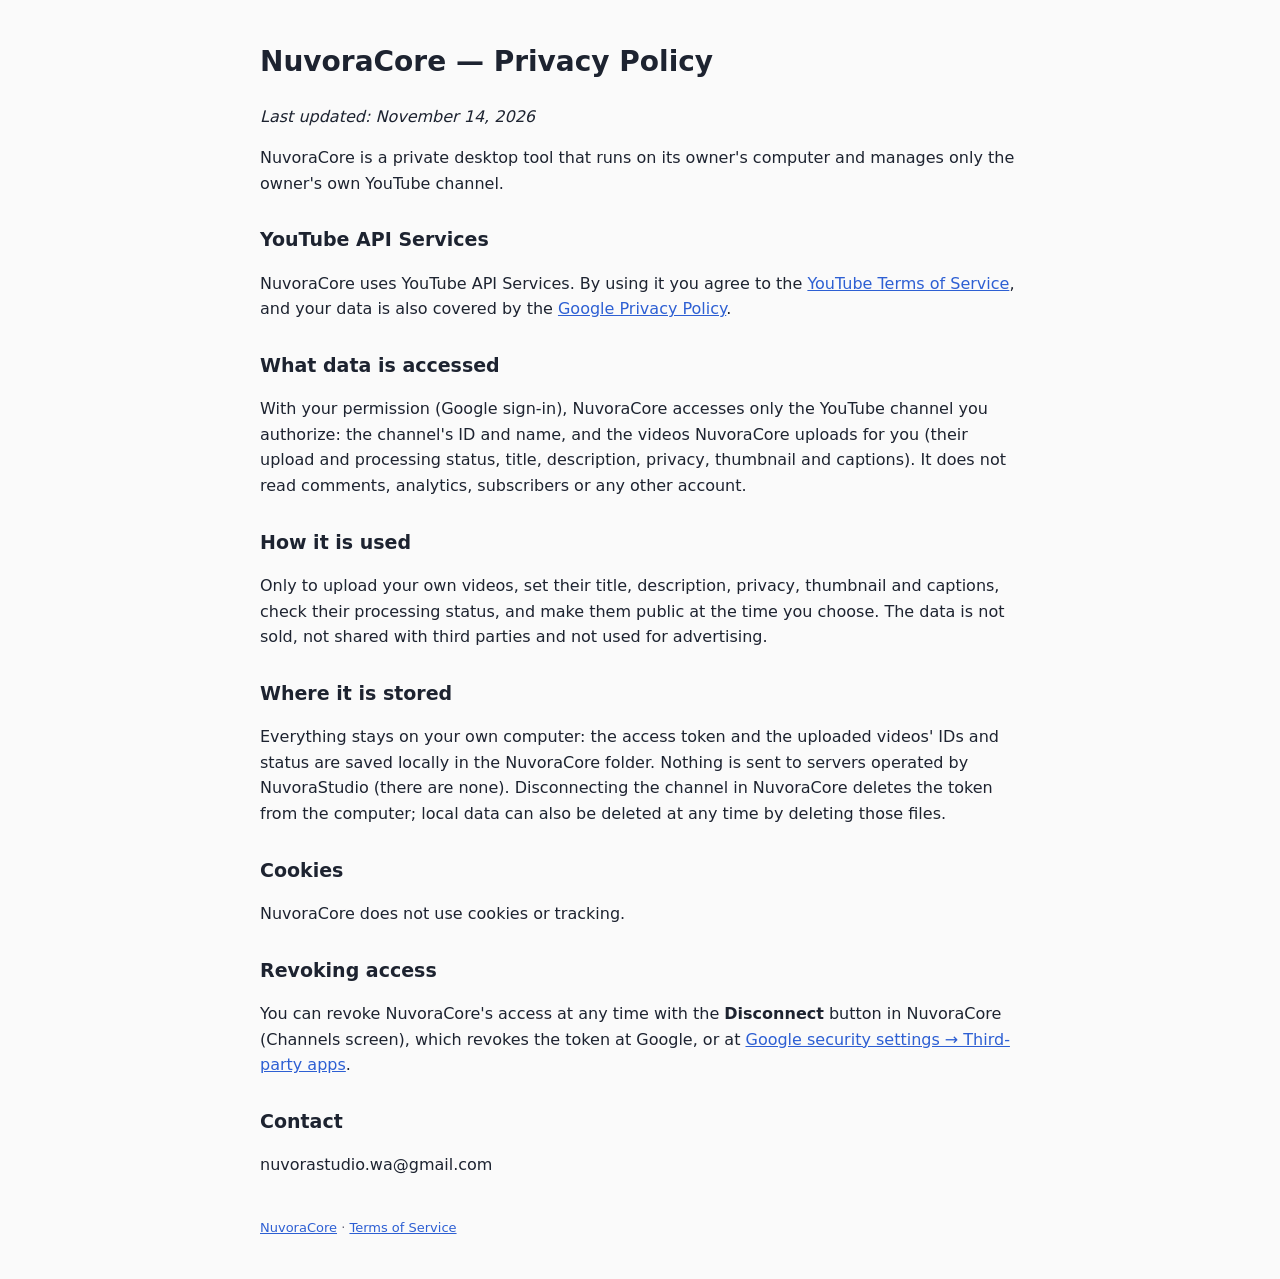
<file: privacy.html>
<!DOCTYPE html><html lang="en"><head><meta charset="utf-8"><meta name="viewport" content="width=device-width,initial-scale=1">
<title>NuvoraCore — Privacy Policy</title><link rel="stylesheet" href="estilo.css"></head><body>
<h1>NuvoraCore — Privacy Policy</h1><p><i>Last updated: November 14, 2026</i></p>
<p>NuvoraCore is a private desktop tool that runs on its owner's computer and manages only the owner's own YouTube channel.</p>
<h2>YouTube API Services</h2>
<p>NuvoraCore uses YouTube API Services. By using it you agree to the
<a href="https://www.youtube.com/t/terms">YouTube Terms of Service</a>, and your data is also covered by the
<a href="https://policies.google.com/privacy">Google Privacy Policy</a>.</p>
<h2>What data is accessed</h2>
<p>With your permission (Google sign-in), NuvoraCore accesses only the YouTube channel you authorize: the channel's ID and name,
and the videos NuvoraCore uploads for you (their upload and processing status, title, description, privacy, thumbnail and captions).
It does not read comments, analytics, subscribers or any other account.</p>
<h2>How it is used</h2>
<p>Only to upload your own videos, set their title, description, privacy, thumbnail and captions, check their processing status,
and make them public at the time you choose. The data is not sold, not shared with third parties and not used for advertising.</p>
<h2>Where it is stored</h2>
<p>Everything stays on your own computer: the access token and the uploaded videos' IDs and status are saved locally in the
NuvoraCore folder. Nothing is sent to servers operated by NuvoraStudio (there are none). Disconnecting the channel in NuvoraCore
deletes the token from the computer; local data can also be deleted at any time by deleting those files.</p>
<h2>Cookies</h2><p>NuvoraCore does not use cookies or tracking.</p>
<h2>Revoking access</h2>
<p>You can revoke NuvoraCore's access at any time with the <b>Disconnect</b> button in NuvoraCore (Channels screen), which revokes the token
at Google, or at <a href="https://security.google.com/settings/security/permissions">Google security settings → Third-party apps</a>.</p>
<h2>Contact</h2><p>nuvorastudio.wa@gmail.com</p>
<footer><a href="index.html">NuvoraCore</a> · <a href="terms.html">Terms of Service</a></footer></body></html>
</file>
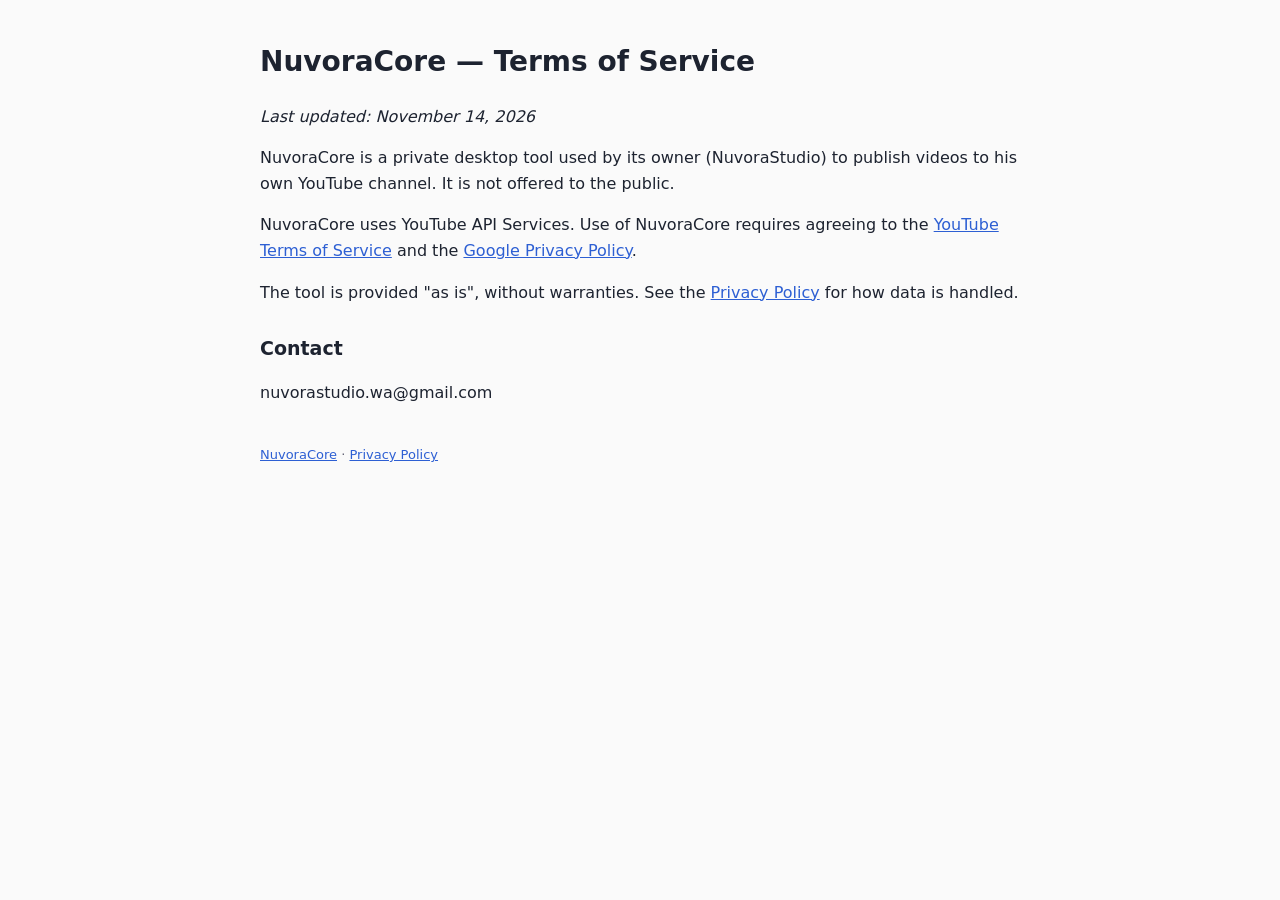
<file: terms.html>
<!DOCTYPE html><html lang="en"><head><meta charset="utf-8"><meta name="viewport" content="width=device-width,initial-scale=1">
<title>NuvoraCore — Terms of Service</title><link rel="stylesheet" href="estilo.css"></head><body>
<h1>NuvoraCore — Terms of Service</h1><p><i>Last updated: November 14, 2026</i></p>
<p>NuvoraCore is a private desktop tool used by its owner (NuvoraStudio) to publish videos to his own YouTube channel. It is not offered to the public.</p>
<p>NuvoraCore uses YouTube API Services. Use of NuvoraCore requires agreeing to the <a href="https://www.youtube.com/t/terms">YouTube Terms of Service</a>
and the <a href="https://policies.google.com/privacy">Google Privacy Policy</a>.</p>
<p>The tool is provided "as is", without warranties. See the <a href="privacy.html">Privacy Policy</a> for how data is handled.</p>
<h2>Contact</h2><p>nuvorastudio.wa@gmail.com</p>
<footer><a href="index.html">NuvoraCore</a> · <a href="privacy.html">Privacy Policy</a></footer></body></html>
</file>
<file: estilo.css>
body{font-family:system-ui,Segoe UI,Arial,sans-serif;max-width:760px;margin:40px auto;padding:0 20px;line-height:1.6;color:#1d2330;background:#fafafa}
h1{font-size:28px}h2{font-size:19px;margin-top:28px}a{color:#2d5fd3}footer{margin-top:40px;font-size:13px;color:#667}
nav{text-align:right;font-size:14px}.yt{display:flex;align-items:center;gap:14px}.yt img{display:block}
</file>
